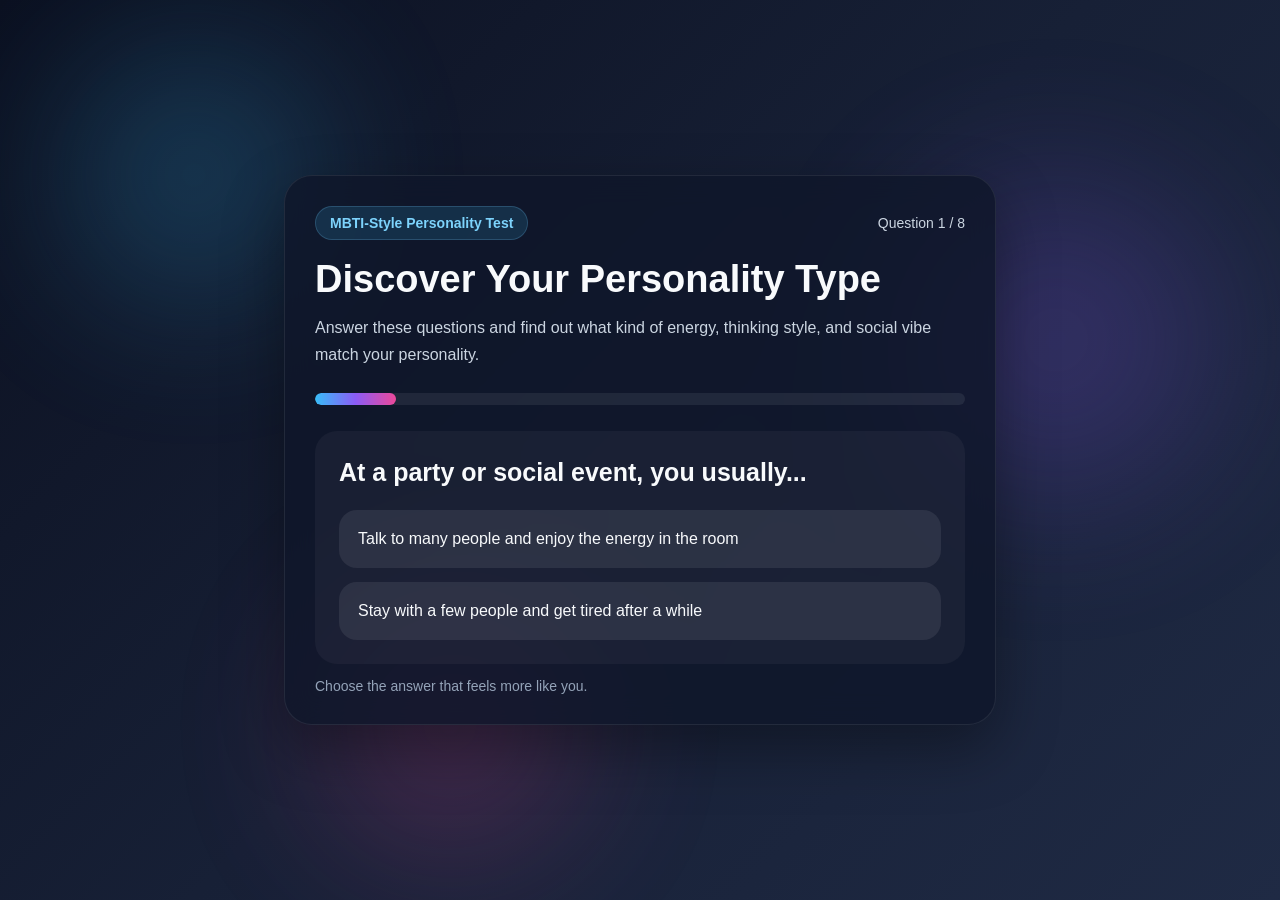
<file: frontend/index.html>
<!DOCTYPE html>
<html lang="en">
<head>
  <meta charset="UTF-8" />
  <meta name="viewport" content="width=device-width, initial-scale=1.0" />
  <title>Personality Type Test</title>
  <link rel="stylesheet" href="style.css" />
</head>
<body>
  <div class="bg-blur bg-blur-1"></div>
  <div class="bg-blur bg-blur-2"></div>
  <div class="bg-blur bg-blur-3"></div>

  <main class="app-container">
    <section class="card">
      <div id="quizScreen">
        <div class="top-row">
          <span class="tag">MBTI-Style Personality Test</span>
          <span id="progressText" class="progress-text">Question 1 / 8</span>
        </div>

        <h1 class="main-title">Discover Your Personality Type</h1>
        <p class="subtitle">
          Answer these questions and find out what kind of energy, thinking style,
          and social vibe match your personality.
        </p>

        <div class="progress-bar">
          <div id="progressFill" class="progress-fill"></div>
        </div>

        <div class="question-card">
          <h2 id="question" class="question-text"></h2>
          <div id="answers" class="answers-box"></div>
        </div>

        <p class="small-note">Choose the answer that feels more like you.</p>
      </div>

      <div id="resultScreen" class="hidden">
        <div class="top-row">
          <span class="tag">Your Result</span>
          <span class="progress-text">Completed</span>
        </div>

        <h1 class="main-title">Your Personality Type</h1>

        <div class="result-card">
          <div id="resultEmoji" class="result-emoji">✨</div>
          <h2 id="resultType" class="result-type">The Visionary</h2>
          <p id="resultCode" class="result-code">ENFP-style</p>
          <p id="resultDescription" class="result-description">
            Your description will appear here.
          </p>
          <p id="resultMessage" class="result-message"></p>
        </div>

        <button id="restartBtn" class="restart-btn">Try Again</button>
      </div>
    </section>
  </main>

  <script src="script.js"></script>
</body>
</html>
</file>
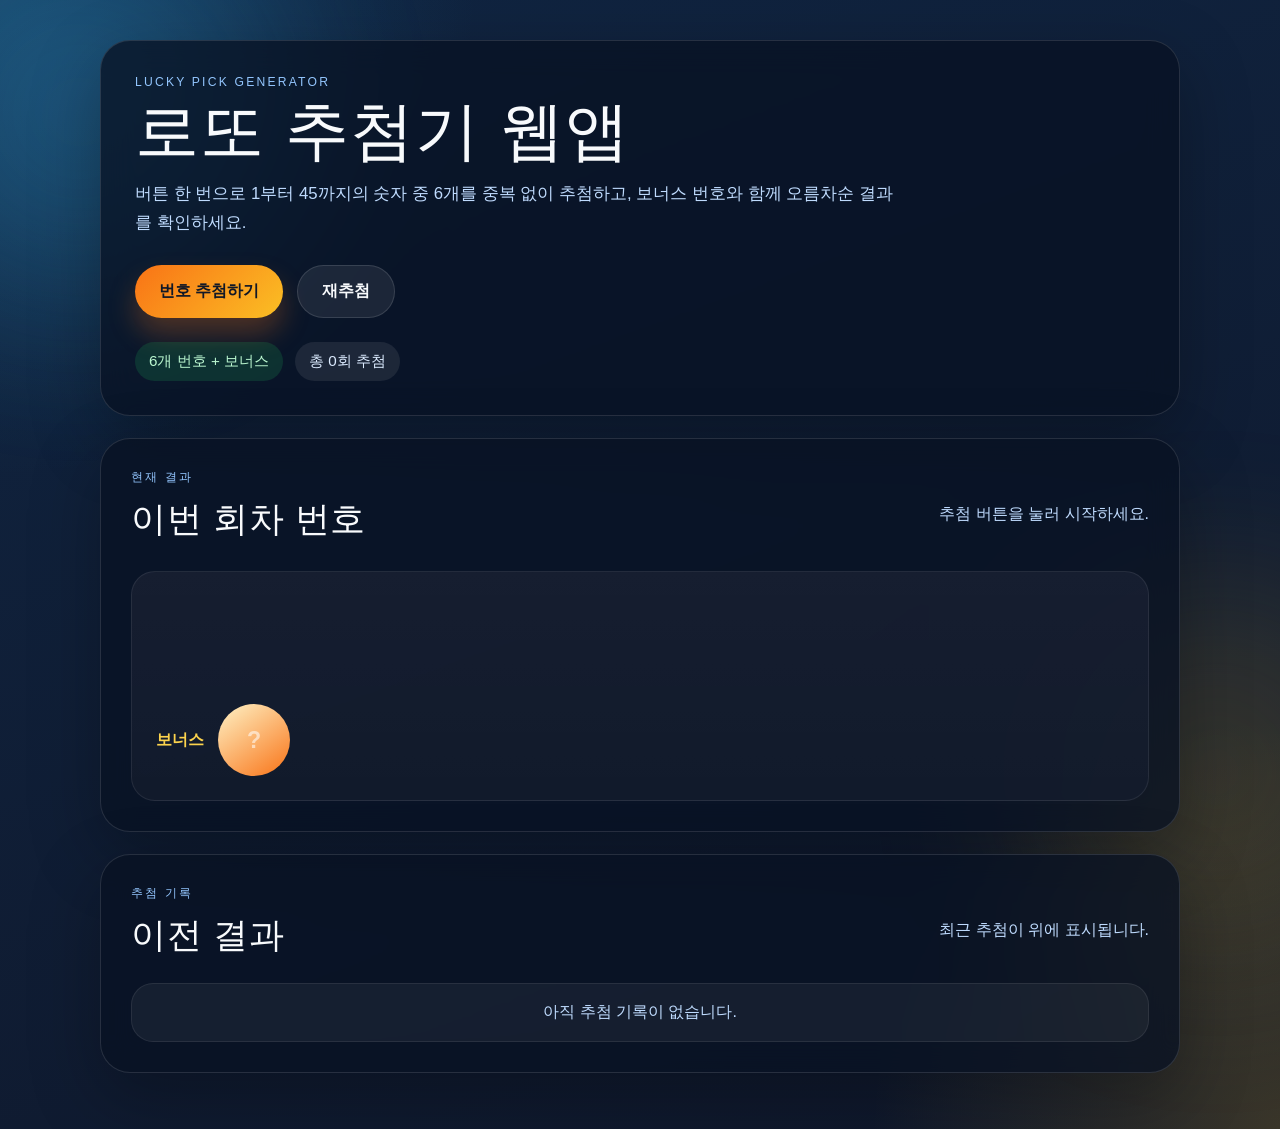
<file: lotto-draw-app/index.html>
<!DOCTYPE html>
<html lang="ko">
<head>
  <meta charset="UTF-8" />
  <meta name="viewport" content="width=device-width, initial-scale=1.0" />
  <title>로또 추첨기 웹앱</title>
  <link rel="stylesheet" href="style.css" />
</head>
<body>
  <div class="page-glow page-glow-left"></div>
  <div class="page-glow page-glow-right"></div>

  <main class="app-shell">
    <section class="hero-panel">
      <p class="eyebrow">Lucky Pick Generator</p>
      <h1>로또 추첨기 웹앱</h1>
      <p class="hero-copy">
        버튼 한 번으로 1부터 45까지의 숫자 중 6개를 중복 없이 추첨하고,
        보너스 번호와 함께 오름차순 결과를 확인하세요.
      </p>

      <div class="controls">
        <button id="drawBtn" class="primary-btn" type="button">번호 추첨하기</button>
        <button id="redrawBtn" class="secondary-btn" type="button">재추첨</button>
      </div>

      <div class="status-row">
        <span class="status-pill">6개 번호 + 보너스</span>
        <span id="drawCount" class="draw-count">총 0회 추첨</span>
      </div>
    </section>

    <section class="result-panel">
      <div class="panel-header">
        <div>
          <p class="panel-label">현재 결과</p>
          <h2>이번 회차 번호</h2>
        </div>
        <p id="resultMessage" class="result-message">추첨 버튼을 눌러 시작하세요.</p>
      </div>

      <div id="numberStage" class="number-stage" aria-live="polite">
        <div id="mainNumbers" class="ball-row"></div>
        <div class="bonus-wrap">
          <span class="bonus-label">보너스</span>
          <div id="bonusNumber" class="lotto-ball bonus-ball placeholder">?</div>
        </div>
      </div>
    </section>

    <section class="history-panel">
      <div class="panel-header">
        <div>
          <p class="panel-label">추첨 기록</p>
          <h2>이전 결과</h2>
        </div>
        <p class="history-hint">최근 추첨이 위에 표시됩니다.</p>
      </div>

      <ul id="historyList" class="history-list">
        <li class="empty-history">아직 추첨 기록이 없습니다.</li>
      </ul>
    </section>
  </main>

  <script src="script.js"></script>
</body>
</html>
</file>
<file: frontend/style.css>
* {
  box-sizing: border-box;
}

body {
  margin: 0;
  font-family: Arial, sans-serif;
  min-height: 100vh;
  background: linear-gradient(135deg, #0b1020, #172036, #1f2a44);
  color: #f8fafc;
  display: flex;
  justify-content: center;
  align-items: center;
  overflow-x: hidden;
  position: relative;
}

.bg-blur {
  position: fixed;
  border-radius: 50%;
  filter: blur(80px);
  opacity: 0.22;
  z-index: 0;
}

.bg-blur-1 {
  width: 260px;
  height: 260px;
  background: #38bdf8;
  top: 5%;
  left: 5%;
}

.bg-blur-2 {
  width: 320px;
  height: 320px;
  background: #8b5cf6;
  right: 5%;
  top: 20%;
}

.bg-blur-3 {
  width: 260px;
  height: 260px;
  background: #ec4899;
  bottom: 5%;
  left: 25%;
}

.app-container {
  width: 100%;
  max-width: 760px;
  padding: 24px;
  position: relative;
  z-index: 1;
}

.card {
  background: rgba(15, 23, 42, 0.82);
  border: 1px solid rgba(255, 255, 255, 0.08);
  border-radius: 28px;
  padding: 30px;
  box-shadow: 0 24px 60px rgba(0, 0, 0, 0.35);
  backdrop-filter: blur(14px);
}

.top-row {
  display: flex;
  justify-content: space-between;
  align-items: center;
  gap: 12px;
  flex-wrap: wrap;
  margin-bottom: 18px;
}

.tag {
  background: rgba(56, 189, 248, 0.15);
  color: #7dd3fc;
  border: 1px solid rgba(125, 211, 252, 0.2);
  padding: 8px 14px;
  border-radius: 999px;
  font-size: 14px;
  font-weight: bold;
}

.progress-text {
  color: #cbd5e1;
  font-size: 14px;
}

.main-title {
  margin: 0 0 12px;
  font-size: 38px;
  line-height: 1.15;
}

.subtitle {
  margin: 0 0 24px;
  color: #cbd5e1;
  font-size: 16px;
  line-height: 1.7;
}

.progress-bar {
  width: 100%;
  height: 12px;
  background: rgba(255, 255, 255, 0.07);
  border-radius: 999px;
  overflow: hidden;
  margin-bottom: 26px;
}

.progress-fill {
  height: 100%;
  width: 12.5%;
  background: linear-gradient(90deg, #38bdf8, #8b5cf6, #ec4899);
  border-radius: 999px;
  transition: width 0.3s ease;
}

.question-card {
  background: rgba(255, 255, 255, 0.04);
  border-radius: 22px;
  padding: 24px;
  margin-bottom: 14px;
}

.question-text {
  margin: 0 0 20px;
  font-size: 25px;
  line-height: 1.4;
}

.answers-box {
  display: grid;
  gap: 14px;
}

.answer-btn {
  width: 100%;
  border: none;
  border-radius: 18px;
  padding: 16px 18px;
  font-size: 16px;
  line-height: 1.5;
  text-align: left;
  cursor: pointer;
  color: #f8fafc;
  background: rgba(255, 255, 255, 0.08);
  transition: transform 0.2s ease, background 0.2s ease, border 0.2s ease;
  border: 1px solid transparent;
}

.answer-btn:hover {
  transform: translateY(-2px);
  background: rgba(56, 189, 248, 0.15);
  border-color: rgba(125, 211, 252, 0.25);
}

.small-note {
  margin: 0;
  color: #94a3b8;
  font-size: 14px;
}

.hidden {
  display: none;
}

.result-card {
  margin-top: 18px;
  background: linear-gradient(135deg, rgba(56, 189, 248, 0.12), rgba(139, 92, 246, 0.12), rgba(236, 72, 153, 0.12));
  border: 1px solid rgba(255, 255, 255, 0.08);
  border-radius: 24px;
  padding: 30px 24px;
  text-align: center;
}

.result-emoji {
  font-size: 58px;
  margin-bottom: 8px;
}

.result-type {
  margin: 0;
  font-size: 32px;
}

.result-code {
  margin: 8px 0 16px;
  color: #7dd3fc;
  font-size: 18px;
  font-weight: bold;
}

.result-description {
  color: #e2e8f0;
  font-size: 17px;
  line-height: 1.8;
  margin-bottom: 14px;
}

.result-message {
  color: #cbd5e1;
  font-size: 15px;
  line-height: 1.7;
  margin: 0;
}

.restart-btn {
  margin-top: 24px;
  width: 100%;
  border: none;
  border-radius: 18px;
  padding: 16px;
  font-size: 17px;
  font-weight: bold;
  color: white;
  background: linear-gradient(90deg, #38bdf8, #8b5cf6, #ec4899);
  cursor: pointer;
  transition: transform 0.2s ease;
}

.restart-btn:hover {
  transform: translateY(-2px);
}

@media (max-width: 640px) {
  .card {
    padding: 20px;
  }

  .main-title {
    font-size: 28px;
  }

  .question-text {
    font-size: 21px;
  }

  .answer-btn {
    font-size: 15px;
  }
}
</file>
<file: lotto-draw-app/style.css>
:root {
  --bg-top: #102542;
  --bg-bottom: #0f172a;
  --panel: rgba(9, 18, 35, 0.76);
  --panel-border: rgba(255, 255, 255, 0.12);
  --text-main: #f8fafc;
  --text-soft: #bfdbfe;
  --accent-yellow: #fbbf24;
  --accent-red: #ef4444;
  --accent-blue: #38bdf8;
  --accent-green: #22c55e;
  --accent-violet: #a855f7;
}

* {
  box-sizing: border-box;
}

body {
  margin: 0;
  min-height: 100vh;
  font-family: "Trebuchet MS", "Segoe UI", sans-serif;
  color: var(--text-main);
  background:
    radial-gradient(circle at top left, rgba(56, 189, 248, 0.18), transparent 28%),
    radial-gradient(circle at bottom right, rgba(251, 191, 36, 0.18), transparent 24%),
    linear-gradient(160deg, var(--bg-top), var(--bg-bottom));
  position: relative;
  overflow-x: hidden;
}

.page-glow {
  position: fixed;
  width: 24rem;
  height: 24rem;
  border-radius: 50%;
  filter: blur(90px);
  opacity: 0.28;
  pointer-events: none;
}

.page-glow-left {
  top: -5rem;
  left: -7rem;
  background: rgba(56, 189, 248, 0.7);
}

.page-glow-right {
  right: -8rem;
  bottom: -4rem;
  background: rgba(251, 191, 36, 0.55);
}

.app-shell {
  width: min(1080px, calc(100% - 32px));
  margin: 0 auto;
  padding: 40px 0 56px;
  display: grid;
  gap: 22px;
}

.hero-panel,
.result-panel,
.history-panel {
  background: var(--panel);
  border: 1px solid var(--panel-border);
  border-radius: 30px;
  backdrop-filter: blur(16px);
  box-shadow: 0 24px 70px rgba(0, 0, 0, 0.28);
}

.hero-panel {
  padding: 34px;
}

.eyebrow,
.panel-label {
  margin: 0 0 10px;
  text-transform: uppercase;
  letter-spacing: 0.18em;
  font-size: 0.76rem;
  color: #93c5fd;
}

h1,
h2 {
  margin: 0;
  font-family: Impact, Haettenschweiler, "Arial Narrow Bold", sans-serif;
  font-weight: 400;
  letter-spacing: 0.02em;
}

h1 {
  font-size: clamp(2.4rem, 5vw, 4.6rem);
  line-height: 1.02;
}

h2 {
  font-size: clamp(1.6rem, 3vw, 2.2rem);
}

.hero-copy,
.result-message,
.history-hint {
  color: var(--text-soft);
  line-height: 1.7;
}

.hero-copy {
  max-width: 48rem;
  margin: 16px 0 0;
  font-size: 1.05rem;
}

.controls {
  display: flex;
  gap: 14px;
  flex-wrap: wrap;
  margin-top: 28px;
}

.primary-btn,
.secondary-btn {
  border: none;
  border-radius: 999px;
  padding: 15px 24px;
  font: inherit;
  font-weight: 800;
  cursor: pointer;
  transition: transform 180ms ease, box-shadow 180ms ease, opacity 180ms ease;
}

.primary-btn {
  background: linear-gradient(135deg, #f97316, #fbbf24);
  color: #111827;
  box-shadow: 0 16px 28px rgba(249, 115, 22, 0.28);
}

.secondary-btn {
  background: rgba(255, 255, 255, 0.08);
  color: var(--text-main);
  border: 1px solid rgba(255, 255, 255, 0.12);
}

.primary-btn:hover,
.secondary-btn:hover {
  transform: translateY(-2px);
}

.primary-btn:disabled,
.secondary-btn:disabled {
  opacity: 0.6;
  cursor: wait;
  transform: none;
}

.status-row {
  margin-top: 24px;
  display: flex;
  gap: 12px;
  flex-wrap: wrap;
  align-items: center;
}

.status-pill,
.draw-count {
  border-radius: 999px;
  padding: 9px 14px;
  font-size: 0.95rem;
}

.status-pill {
  background: rgba(34, 197, 94, 0.16);
  color: #bbf7d0;
}

.draw-count {
  background: rgba(255, 255, 255, 0.08);
  color: #dbeafe;
}

.result-panel,
.history-panel {
  padding: 30px;
}

.panel-header {
  display: flex;
  justify-content: space-between;
  gap: 16px;
  align-items: end;
  flex-wrap: wrap;
}

.number-stage {
  margin-top: 28px;
  padding: 24px;
  border-radius: 24px;
  background:
    linear-gradient(180deg, rgba(255, 255, 255, 0.04), rgba(255, 255, 255, 0.02)),
    rgba(15, 23, 42, 0.7);
  border: 1px solid rgba(255, 255, 255, 0.08);
}

.ball-row {
  display: flex;
  gap: 14px;
  flex-wrap: wrap;
  min-height: 86px;
}

.bonus-wrap {
  margin-top: 22px;
  display: flex;
  align-items: center;
  gap: 14px;
}

.bonus-label {
  color: #fcd34d;
  font-weight: 700;
}

.lotto-ball {
  width: 72px;
  height: 72px;
  border-radius: 50%;
  display: grid;
  place-items: center;
  font-size: 1.45rem;
  font-weight: 800;
  color: #0f172a;
  box-shadow: inset 0 6px 10px rgba(255, 255, 255, 0.42), 0 12px 24px rgba(15, 23, 42, 0.28);
}

.placeholder {
  background: rgba(255, 255, 255, 0.08);
  color: rgba(255, 255, 255, 0.55);
  box-shadow: none;
}

.draw-pop {
  animation: pop-in 460ms cubic-bezier(0.2, 0.9, 0.2, 1);
}

.range-low {
  background: linear-gradient(145deg, #fde68a, #f59e0b);
}

.range-mid {
  background: linear-gradient(145deg, #93c5fd, #2563eb);
  color: #eff6ff;
}

.range-high {
  background: linear-gradient(145deg, #fca5a5, #dc2626);
  color: #fff1f2;
}

.range-top {
  background: linear-gradient(145deg, #86efac, #16a34a);
}

.range-max {
  background: linear-gradient(145deg, #d8b4fe, #7c3aed);
  color: #f5f3ff;
}

.bonus-ball {
  background: linear-gradient(145deg, #fef3c7, #f97316);
}

.history-list {
  list-style: none;
  margin: 24px 0 0;
  padding: 0;
  display: grid;
  gap: 14px;
}

.history-item,
.empty-history {
  border-radius: 22px;
  padding: 18px 20px;
  background: rgba(255, 255, 255, 0.05);
  border: 1px solid rgba(255, 255, 255, 0.08);
}

.empty-history {
  color: var(--text-soft);
  text-align: center;
}

.history-top {
  display: flex;
  justify-content: space-between;
  gap: 12px;
  align-items: center;
  flex-wrap: wrap;
  margin-bottom: 14px;
}

.history-round {
  font-weight: 800;
  color: #fde68a;
}

.history-time {
  color: #cbd5e1;
  font-size: 0.95rem;
}

.history-balls {
  display: flex;
  flex-wrap: wrap;
  gap: 10px;
}

.history-balls .lotto-ball {
  width: 54px;
  height: 54px;
  font-size: 1rem;
}

@keyframes pop-in {
  0% {
    transform: translateY(14px) scale(0.82);
    opacity: 0;
  }
  100% {
    transform: translateY(0) scale(1);
    opacity: 1;
  }
}

@media (max-width: 720px) {
  .app-shell {
    width: min(100% - 20px, 1080px);
    padding: 20px 0 28px;
  }

  .hero-panel,
  .result-panel,
  .history-panel {
    padding: 22px;
    border-radius: 24px;
  }

  .lotto-ball {
    width: 60px;
    height: 60px;
    font-size: 1.2rem;
  }

  .history-balls .lotto-ball {
    width: 46px;
    height: 46px;
    font-size: 0.92rem;
  }
}
</file>
